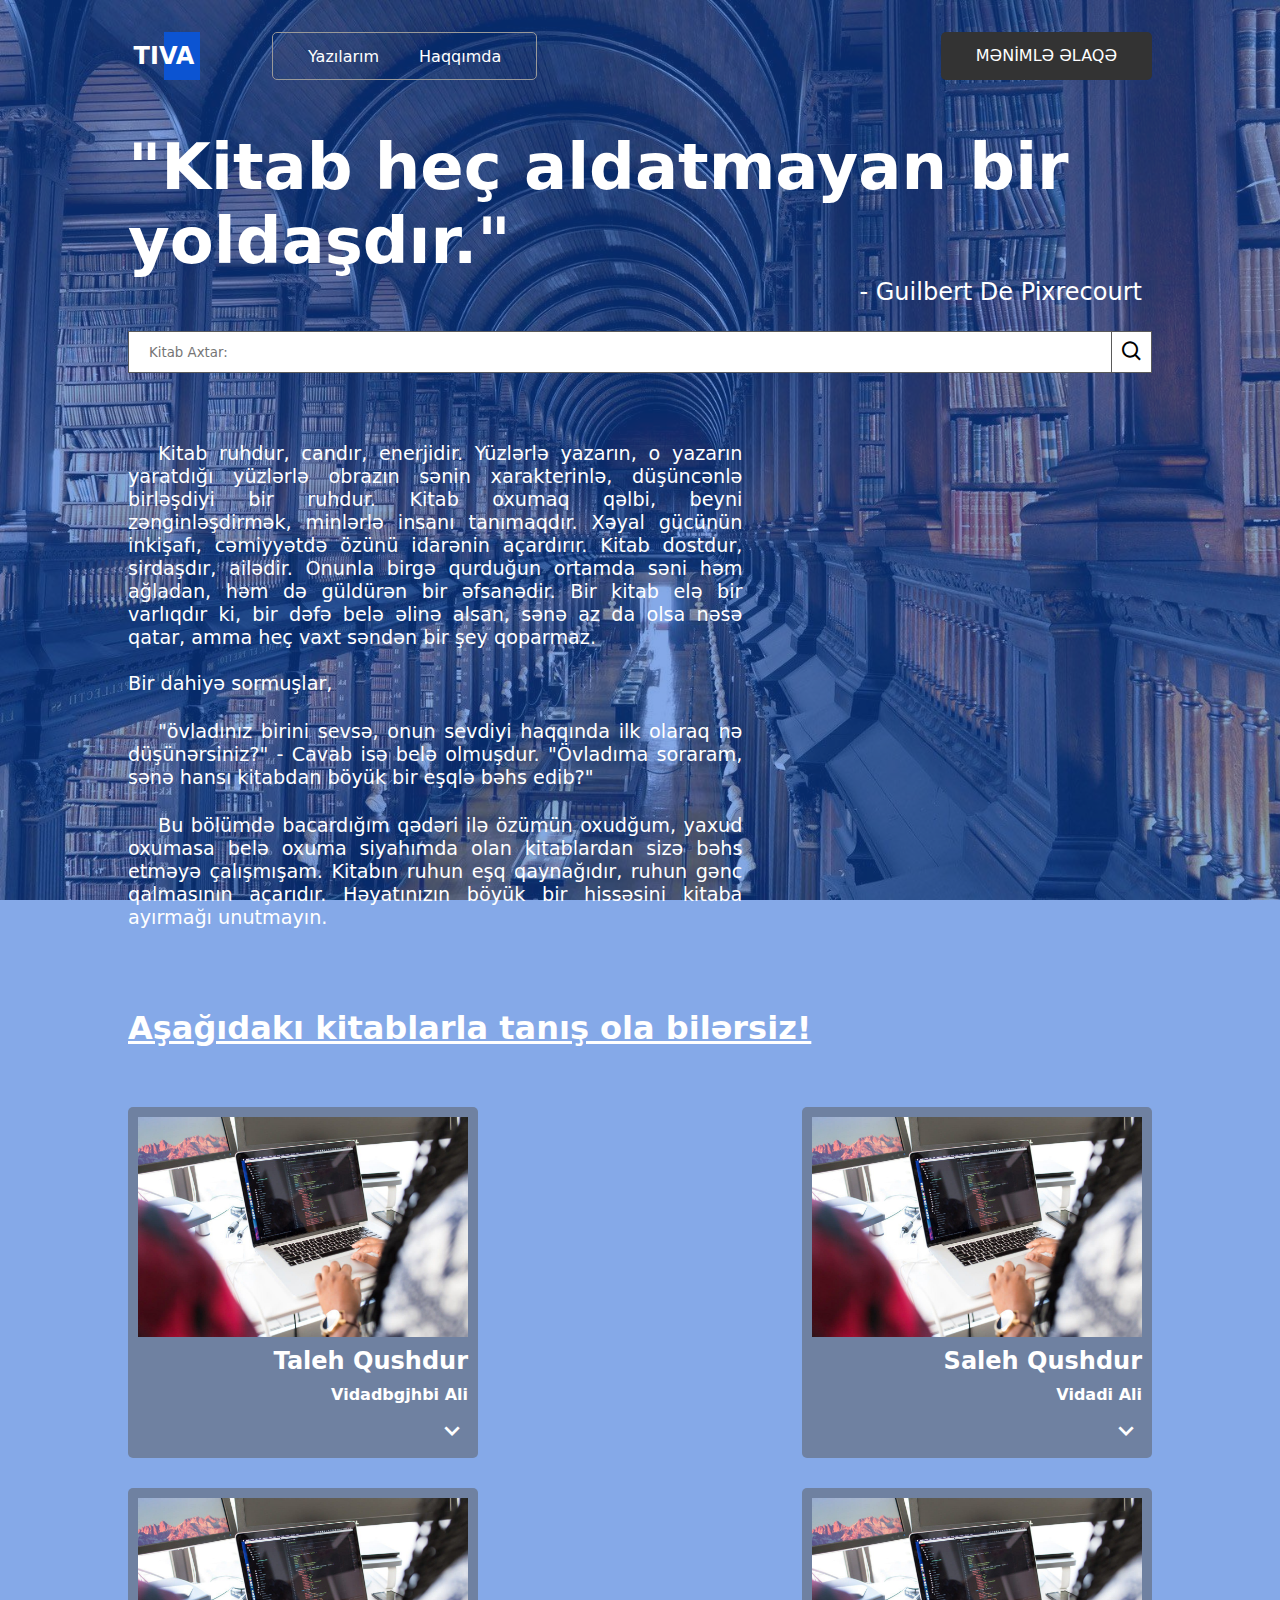
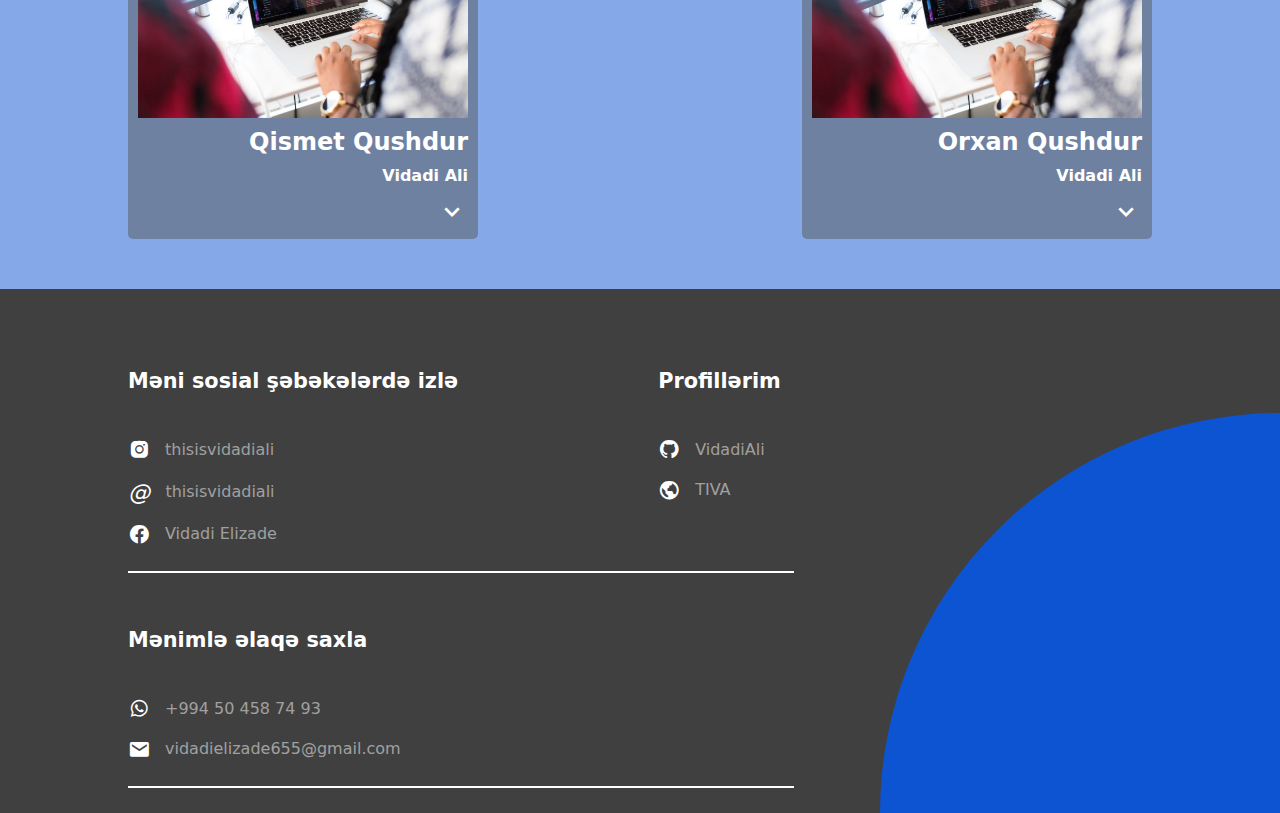
<file: book.html>
<!DOCTYPE html>
<html lang="az">

<head>
    <meta charset="UTF-8">
    <meta name="viewport" content="width=device-width, initial-scale=1.0">
    <link href='https://unpkg.com/boxicons@2.1.4/css/boxicons.min.css' rel='stylesheet'>
    <link rel="stylesheet" href="book.css">
    <link rel="stylesheet" href="style_navbar.css">
    <title>Document</title>
</head>

<body>
    <section class="main">
        <header class="header1"></header>
        <main class="main1">
            <div>
                <dl>
                    <dt>"Kitab heç aldatmayan bir yoldaşdır."</dt>
                    <dd>- Guilbert De Pixrecourt</dd>
                </dl>
                <div class="book-search">
                    <input type="search" placeholder="Kitab Axtar: " id="search_input">
                    <i class='bx bx-search' id="search_icon"></i>
                    <div class="search-div-1">
                        <i class='bx bx-x' id="search_close"></i>
                        <div class="search-div"></div>
                    </div>
                </div>
                <br> 
                <p>
                    Kitab ruhdur, candır, enerjidir. Yüzlərlə yazarın, o yazarın yaratdığı yüzlərlə obrazın sənin
                    xarakterinlə, düşüncənlə birləşdiyi bir ruhdur. Kitab oxumaq qəlbi, beyni zənginləşdirmək, minlərlə
                    insanı tanımaqdır. Xəyal gücünün inkişafı, cəmiyyətdə özünü idarənin açardırır.
                    Kitab dostdur, sirdaşdır, ailədir. Onunla birgə qurduğun ortamda səni həm ağladan, həm də güldürən
                    bir əfsanədir. Bir kitab elə bir varlıqdır ki, bir dəfə belə əlinə alsan, sənə az da olsa nəsə
                    qatar, amma heç vaxt səndən bir şey qoparmaz.
                    <br><br>Bir dahiyə sormuşlar,
                </p>
                <p>
                    "övladınız birini sevsə, onun sevdiyi haqqında ilk olaraq nə düşünərsiniz?" - Cavab isə belə
                    olmuşdur.
                    "Övladıma soraram, sənə hansı kitabdan böyük bir eşqlə bəhs edib?"
                </p>
                <p>
                    Bu bölümdə bacardığım qədəri ilə özümün oxudğum, yaxud oxumasa belə oxuma siyahımda olan kitablardan sizə bəhs etməyə çalışmışam. Kitabın ruhun eşq qaynağıdır, ruhun gənc qalmasının açarıdır. Həyatınızın böyük bir hissəsini kitaba ayırmağı unutmayın.
                </p>
            </div>

            <section class="book-section">
                <h1>Aşağıdakı kitablarla tanış ola bilərsiz!</h1>
            </section>
        </main>
        <footer class="footer1"></footer>
    </section>



    <script src="book.js"></script>
    <script src="script_navbar.js"></script>
</body>

</html>
</file>
<file: book.css>
:root {
    --padding-lr: 10%;
    --blue: rgb(12, 84, 210);
    --gray: rgb(90, 90, 90);
    --book_width: 350px;
}

.main>.main1 {
    width: 100%;
    display: flex;
    flex-direction: column;
    gap: 50px;
    padding: 130px var(--padding-lr) 50px;
    background-image: url(image/library.jpg);
    background-position: center;
    background-repeat: no-repeat;
    background-size: cover;
    background-attachment: fixed;
    z-index: 0;
    position: relative;
}

.main>.main1::after {
    content: '';
    position: absolute;
    top: 0;
    left: 0;
    width: 100%;
    height: 100%;
    background-color: rgba(12, 84, 210, .5);
    z-index: -1;
}

.main>.main1>div {
    width: 100%;
    display: flex;
    flex-direction: column;
    gap: 25px;
}

.main>.main1>div>dl {
    width: 100%;
    color: white;
    display: flex;
    flex-direction: column;
    align-items: flex-end;
}

.main>.main1>div>dl>dt {
    font-size: 400%;
    font-weight: 900;
}

.main>.main1>div>dl>dd {
    font-size: 150%;
    font-weight: 500;
    padding-right: 10px;
}

.main>.main1>div>.book-search {
    width: 100%;
    display: flex;
    justify-content: center;
    align-items: center;
    height: auto;
    border: 1px solid var(--gray);
    position: relative;
}

.main>.main1>div>.book-search>input {
    width: calc(100% - 2.5rem);
    height: 2.5rem;
    outline: none;
    border: none;
    padding: 0 20px;
    z-index: 1;
}

.main>.main1>div>.book-search>input:focus {
    outline: none;
    border: none;
}

.main>.main1>div>.book-search>i {
    width: 2.5rem;
    height: 2.5rem;
    background-color: white;
    border-left: 1px solid var(--gray);
    display: flex;
    justify-content: center;
    align-items: center;
    font-size: 1.5rem;
    cursor: pointer;
    z-index: 1;
}

.main>.main1>div>.book-search>div{
    position: absolute;
    top: 0;
    background-color: rgba(12, 84, 210, .5);
    backdrop-filter: blur(8px);
    border-radius: 0 0 10px 10px;
    padding: 10px;
    width: 100%;
    height: auto;
    display: flex;
    flex-direction: column;
    align-items: center;
}
.main>.main1>div>.book-search>div>#search_close{
    position: absolute;
    right: 0;
    top: 0;
    font-size: 2rem;
    color: white;
    cursor: pointer;
}
.main>.main1>div>.book-search>div>.search-div {
    width: 100%;
    height: auto;
    display: flex;
    flex-direction: column;
    align-items: center;
    gap: 10px;
}

.main>.main1>div>.book-search>div>.search-div>div {
    width: var(--book_width);
    padding: 10px;
    background-color: rgba(90, 90, 90, .5);
    border-radius: 5px;
    display: flex;
    flex-direction: column;
    align-items: flex-end;
    gap: 10px;
    color: white;
}

.main>.main1>div>.book-search>div>.search-div>div>img {
    width: 100%;
}


.main>.main1>div>p {
    text-indent: 30px;
    color: white;
    font-weight: 500;
    font-size: 120%;
    width: 60%;
    text-align: justify;
}

.main>.main1>.book-section {
    width: 100%;
    display: flex;
    flex-wrap: wrap;
    justify-content: space-between;
    gap: 30px;
}

.main>.main1>.book-section>h1 {
    padding: 30px 0;
    color: white;
    font-weight: 900;
    font-size: 200%;
    width: 100%;
    display: block;
    text-decoration: underline;
}

.main>.main1>.book-section>div {
    width: var(--book_width);
    padding: 10px;
    background-color: rgba(90, 90, 90, .5);
    border-radius: 5px;
    display: flex;
    flex-direction: column;
    align-items: flex-end;
    gap: 10px;
    color: white;
}

.main>.main1>.book-section>div>img {
    width: 100%;
}

.main>.main1>.book-section>div>div>i {
    font-size: 2rem;
    cursor: pointer;
}

.main>.main1>.book-section>div>div>i:nth-child(2) {
    display: none;
}

.main>.main1>.book-section>div>p {
    display: none;
}

@media(max-width: 1140px) {
    :root {
        --padding-lr: 5%;
    }
}


@media(max-width: 900px) {
    :root {
        --book_width: 300px;
    }

    .main>.main1 {
        padding-top: 80px;
    }

    .main>.main1>div>dl>dt {
        font-size: 250%;
    }

    .main>.main1>div>dl>dd {
        font-size: 120%;
    }

    .main>.main1>.book-section>h1 {
        font-size: 170%;
    }

    .main>.main1>div>p {
        width: 80%;
    }
}

@media(max-width: 750px) {
    :root {
        --book_width: 280px;
    }
}

@media(max-width: 650px) {
    :root {
        --book_width: 350px;
    }

    .main>.main1>.book-section {
        justify-content: space-around;
    }
}


@media(max-width: 450px) {
    :root {
        --book_width: 100%;
        --padding-lr: 2.5%;
    }

    .main>.main1>div>dl>dt {
        font-size: 170%;
    }

    .main>.main1>div>p {
        width: 100%;
        font-size: 100%;
    }

    .main>.main1>.book-section>h1 {
        font-size: 140%;
    }
}
</file>
<file: style_navbar.css>
* {
    padding: 0;
    margin: 0;
    box-sizing: border-box;
    text-decoration: none;
    list-style: none;
    font-family: system-ui, -apple-system, BlinkMacSystemFont, 'Segoe UI', Roboto, Oxygen, Ubuntu, Cantarell, 'Open Sans', 'Helvetica Neue', sans-serif;
}
::-webkit-scrollbar{
    width: 10px;
}
::-webkit-scrollbar-thumb{
    background-color: rgb(12, 84, 210);
}
::-webkit-scrollbar-track{
    background-color: #333;
}
html{
    scroll-behavior: smooth;
}
.main {
    width: 100%;
    display: flex;
    flex-direction: column;
    position: relative;
}

.main>header {
    width: 100%;
    padding: 2rem 10%;
    position: absolute;
    top: 0;
    display: flex;
    justify-content: space-between;
    z-index: 100000000;
    transition: 4s;
}

.scrol-anime {
    position: sticky !important;
    top: 0;
}

.main>header>.logo {
    color: white;
    font-weight: 900;
    font-size: 1.5rem;
    height: 3rem;
    width: 4.5rem;
    line-height: 3rem;
    display: inline-block;
    text-align: center;
    position: relative;
    z-index: 100000;
}

.main>header>.logo::before {
    content: '';
    position: absolute;
    right: 0;
    background-color: rgb(12, 84, 210);
    width: 50%;
    height: 3rem;
    z-index: -1;
}

.main>header>.ul {
    width: calc(100% - 9rem);
    display: flex;
    justify-content: space-between;
}

.main>header>.ul>li {
    display: flex;
    gap: 40px;
    border: .5px solid rgb(153, 153, 153);
    padding: 0 35px;
    height: 3rem;
    line-height: 3rem;
    border-radius: 5px;
    transition: .5s;
}

.main>header>.ul>li:nth-child(1):hover {
    border: 1px solid white;
}

.main>header>.ul>li>a {
    color: white;
    height: 3rem;
    line-height: 3rem;
}

.main>header>.ul>li:nth-child(2) {
    background-color: #333;
    text-transform: uppercase;
    border: none;
    overflow: hidden;
    position: relative;
    z-index: 0;
    cursor: pointer;
}

.main>header>.ul>li:nth-child(2):hover {
    background-color: rgba(78, 78, 78, 0);
}

.main>header>.ul>li:nth-child(2)::after {
    position: absolute;
    bottom: 100%;
    left: 0;
    content: '';
    width: 100%;
    height: 100%;
    background-color: rgba(12, 84, 210, .8);
    z-index: -1;
    transition: .5s;
}

.main>header>.ul>li:nth-child(2):hover::after {
    bottom: 0%;
}

.main>header>.close-open {
    width: 4.5rem;
    position: relative;
    display: flex;
    justify-content: center;
    align-items: center;
    color: white;
    font-size: 1.6rem;
    font-family: 900;
    display: none;
}

.main>header>.close-open>i {
    position: absolute;
    display: none;
}


.footer1 {
    width: 100%;
    padding: 50px 10%;
    background-color: rgb(64, 64, 64);
    display: flex;
    flex-direction: column;
    gap: 50px;
    position: relative;
    overflow: hidden;
}

.footer1::after {
    content: '';
    position: absolute;
    bottom: -400px;
    right: -400px;
    width: 800px;
    height: 800px;
    background-color: rgba(12, 84, 210, 1);
    border-radius: 50%;
}

.footer1>section {
    display: flex;
    gap: 200px;
    position: relative;
    z-index: 100;
}

.footer1>section::after {
    content: '';
    width: 65%;
    height: 2px;
    background-color: white;
    position: absolute;
    bottom: -25px;
}

.footer1>section>section {
    display: flex;
    flex-direction: column;
    gap: 12px;
    position: relative;
}

.footer1>section>section>h1 {
    color: white;
    font-size: 1.3rem;
    padding: 30px 0;
}

.footer1>section>section>div {
    display: flex;
    gap: 15px;
    align-items: center;
    color: white;
    font-size: 1.4rem;
    padding: 3px 0;
}

.footer1>section>section>div>a {
    color: rgb(160, 160, 160);
    font-size: 1rem;
    position: relative;
}

.footer1>section>section>div>a::before {
    content: '';
    position: absolute;
    width: 0%;
    height: 1px;
    left: 100%;
    bottom: -2px;
    background-color: white;
    transition: 1s;
}

.footer1>section>section>div:hover>a::before {
    width: 100%;
    left: 0%;
}

.footer1>section:nth-child(2) {
    flex-direction: column;
    gap: 12px;
}

.footer1>section:nth-child(2)>h1 {
    color: white;
    font-size: 1.3rem;
    padding: 30px 0;
}

.footer1>section:nth-child(2)>div {
    display: flex;
    gap: 15px;
    align-items: center;
    color: white;
    font-size: 1.4rem;
    padding: 3px 0;
}

.footer1>section:nth-child(2)>div>a {
    color: rgb(160, 160, 160);
    font-size: 1rem;
    position: relative;
}

.footer1>section>div>a::before {
    content: '';
    position: absolute;
    width: 0%;
    height: 1px;
    left: 100%;
    bottom: -2px;
    background-color: white;
    transition: 1s;
}

.footer1>section>div:hover>a::before {
    width: 100%;
    left: 0%;
}




@media(max-width: 1140px) {
    .footer1 {
        padding: 50px 5%;
    }

    .main>header {
        padding: 30px 5%;
    }
}

@media(max-width: 890px) {
    .main>header {
        padding: 0px 5%;
        padding-top: 10px;
    }

    .main>header>.ul {
        position: absolute;
        top: 4rem;
        flex-direction: column;
        gap: 15px;
        background-color: rgba(64, 64, 64, 1);
        width: 90%;
        transform: translateY(-150%);
        transition: 1s;
    }

    .main>header>.ul>li {
        background-color: transparent;
        border-radius: 0;
        border: navajowhite;
    }

    .main>header>.ul>li:nth-child(1) {
        flex-direction: column;
        height: auto;
        gap: 0px;
    }

    .main>header>.ul>li:nth-child(1)>a{
        padding-top: 8px;
    }

    .main>header>.close-open {
        display: flex;
        justify-content: flex-end;
    }

    .main>header>.close-open>i:nth-child(1) {
        display: block;
    }

    .footer1::after {
        width: 400px;
        height: 400px;
        bottom: -200px;
        right: -200px;
    }

    .footer1>section:nth-child(1) {
        gap: 50px;
    }
}

@media(max-width: 620px){
    .footer1>section:nth-child(1){
        gap: 50px;
        flex-direction: column;
    }
    .footer1>section>section:nth-child(1)::after {
        content: '';
        width: 100%;
        height: 2px;
        background-color: white;
        position: absolute;
        bottom: -25px;
    }
    .footer1>section::after {width: 100%;}
}

@media(max-width: 450px){
    .footer1 {
        padding: 50px 2.5%;
    }
    .main>header {
        padding: 0px 2.5%;
        padding-top: 10px;
    }
    .main>header>.ul{
        width: 95%;
    }
}
</file>
